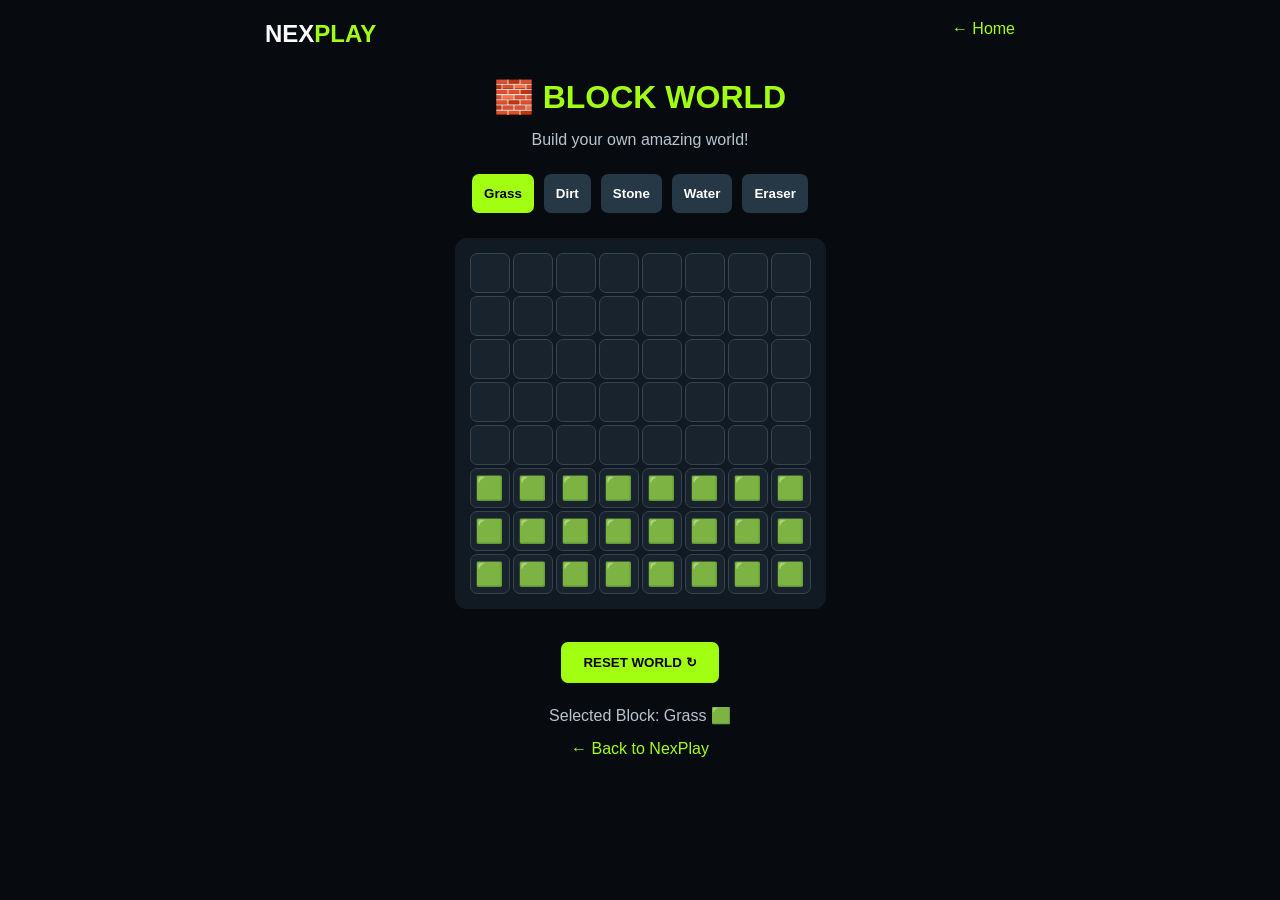
<file: Block_World.html>
<!DOCTYPE html>
<html lang="en">
<head>
<meta charset="UTF-8">
<meta name="viewport" content="width=device-width, initial-scale=1.0">

<title>NexPlay | Block World</title>

<style>
* {
    margin: 0;
    padding: 0;
    box-sizing: border-box;
}

body {
    background: #070b10;
    color: white;
    font-family: Arial, sans-serif;
    text-align: center;
    padding: 20px;
}

header {
    display: flex;
    justify-content: space-between;
    max-width: 750px;
    margin: auto;
}

.logo {
    font-size: 24px;
    font-weight: bold;
}

.logo span {
    color: #a3ff12;
}

a {
    color: #a3ff12;
    text-decoration: none;
}

h1 {
    color: #a3ff12;
    margin: 30px 0 10px;
}

p {
    color: #b8c4ce;
    margin: 15px;
}

.tools {
    margin: 25px auto;
    display: flex;
    justify-content: center;
    flex-wrap: wrap;
    gap: 10px;
}

button {
    cursor: pointer;
    border: none;
    border-radius: 7px;
    padding: 12px;
    font-weight: bold;
}

.tool {
    background: #263746;
    color: white;
}

.tool.active {
    background: #a3ff12;
    color: black;
}

#world {
    display: grid;
    grid-template-columns: repeat(8, 40px);
    gap: 3px;
    justify-content: center;
    margin: 25px auto;
    background: #111a22;
    padding: 15px;
    width: fit-content;
    border-radius: 12px;
}

.block {
    width: 40px;
    height: 40px;
    font-size: 23px;
    padding: 0;
    background: #18232d;
    border: 1px solid #344451;
}

.block:hover {
    border: 2px solid white;
}

.action {
    background: #a3ff12;
    color: black;
    padding: 13px 22px;
    margin: 8px;
}

@media(max-width:400px) {
    #world {
        grid-template-columns: repeat(8, 32px);
        gap: 2px;
        padding: 8px;
    }

    .block {
        width: 32px;
        height: 32px;
        font-size: 18px;
    }
}
</style>
</head>

<body>

<header>
    <div class="logo">NEX<span>PLAY</span></div>
    <a href="/">← Home</a>
</header>

<h1>🧱 BLOCK WORLD</h1>
<p>Build your own amazing world!</p>

<div class="tools">
    <button class="tool active" onclick="selectBlock('🟩',this)">Grass</button>
    <button class="tool" onclick="selectBlock('🟫',this)">Dirt</button>
    <button class="tool" onclick="selectBlock('🪨',this)">Stone</button>
    <button class="tool" onclick="selectBlock('🟦',this)">Water</button>
    <button class="tool" onclick="selectBlock('',this)">Eraser</button>
</div>

<div id="world"></div>

<button class="action" onclick="makeWorld()">RESET WORLD ↻</button>

<p>Selected Block: <span id="selected">Grass 🟩</span></p>

<p><a href="/">← Back to NexPlay</a></p>

<script>

const world = document.getElementById("world");

let selectedBlock = "🟩";

function makeWorld() {

    world.innerHTML = "";

    for (let i = 0; i < 64; i++) {

        const block = document.createElement("button");

        block.className = "block";

        block.textContent = i >= 40 ? "🟩" : "";

        block.setAttribute("aria-label", "World block " + (i + 1));

        block.onclick = function() {
            block.textContent = selectedBlock;
        };

        world.appendChild(block);
    }
}

function selectBlock(block, button) {

    selectedBlock = block;

    document.querySelectorAll(".tool").forEach(btn => {
        btn.classList.remove("active");
    });

    button.classList.add("active");

    document.getElementById("selected").textContent =
        block || "Eraser";

}

makeWorld();

</script>

</body>
</html>
</file>
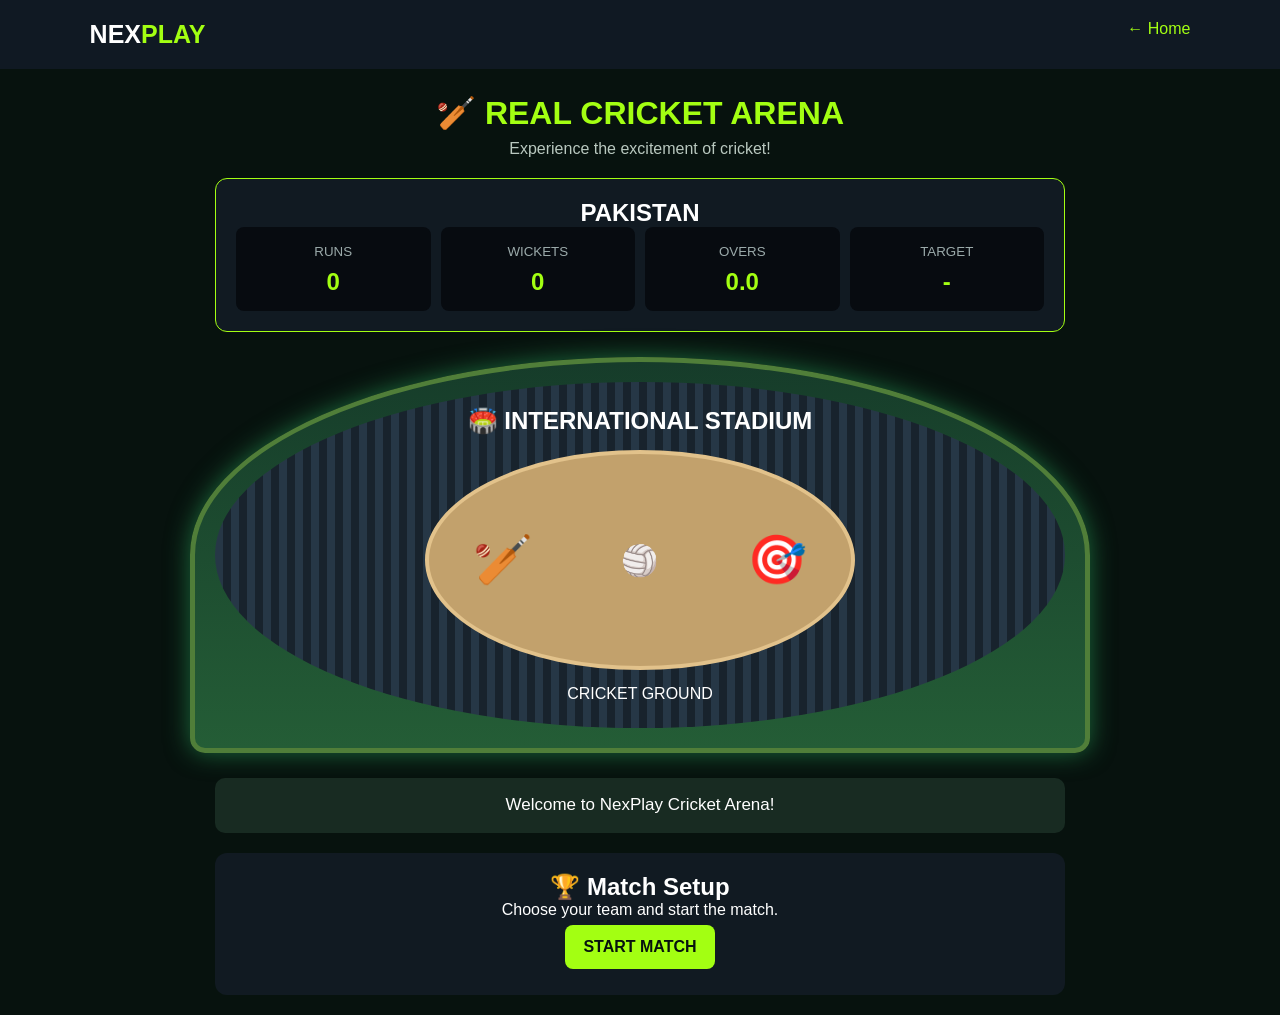
<file: cricket Arena.html>
<!DOCTYPE html>
<html lang="en">
<head>
<meta charset="UTF-8">
<meta name="viewport" content="width=device-width, initial-scale=1.0">
<title>NexPlay | Real Cricket Arena</title>

<style>
*{margin:0;padding:0;box-sizing:border-box}

body{
    background:#07120e;
    color: white;
    font-family: Arial, sans-serif;
    text-align: center;
}

header{
    display: flex;
    justify-content:space-between;
    padding:20px 7%;
    background:#101923;
}

.logo{font-size:25px;font-weight:bold}
.logo span{color:#a3ff12}
a{color:#a3ff12;text-decoration:none}

h1{
    color:#a3ff12;
    margin:25px 0 8px;
}

.subtitle{color:#b9c8bf}

.stadium{
    max-width:900px;
    margin:25px auto;
    padding:20px;
    background:linear-gradient(#163c2a,#245d36);
    border:5px solid #507e39;
    border-radius:50% 50% 15px 15px;
    box-shadow:0 0 25px #1c693c;
}

.crowd{
    background:repeating-linear-gradient(
    90deg,#263746 0px,#263746 8px,
    #18232d 8px,#18232d 16px);
    border-radius:50%;
    padding:25px 10px;
}

.pitch{
    background:#c2a16c;
    border:4px solid #e2c28b;
    border-radius:50%;
    width:85%;
    max-width:430px;
    height:220px;
    margin:15px auto;
    display: flex;
    justify-content:space-around;
    align-items: center;
    position: relative;
}

.player{
    font-size:48px;
}

.ball{
    font-size:30px;
    animation: none;
}

.scoreboard{
    max-width:850px;
    margin:20px auto;
    padding:20px;
    background:#111a22;
    border:1px solid #a3ff12;
    border-radius:12px;
}

.score{
    display: grid;
    grid-template-columns:repeat(4,1fr);
    gap:10px;
}

.score div{
    background:#070b10;
    padding:15px 5px;
    border-radius:8px;
}

.score small{
    color:#9baaaa;
}

.score h2{
    color:#a3ff12;
    margin-top:8px;
}

#commentary{
    margin:20px auto;
    max-width:850px;
    padding:17px;
    background:#182b22;
    border-radius:10px;
    font-size:17px;
    min-height:55px;
}

.panel{
    max-width:850px;
    margin:20px auto;
    padding:20px;
    background:#111a22;
    border-radius:12px;
}

button{
    background:#a3ff12;
    color:#07120e;
    border:0;
    border-radius:8px;
    padding:13px 18px;
    margin:6px;
    font-size:16px;
    font-weight: bold;
    cursor: pointer;
}

button:hover{background:#c5ff72}

button: disabled{
    opacity:.4;
    cursor:not-allowed;
}

.secondary{
    background:#263746;
    color: white;
}

#controls{display:none}

@media(max-width:550px){
    .score{grid-template-columns:repeat(2,1fr)}
    .pitch{height:170px}
    .player{font-size:35px}
    .stadium{margin:15px 8px}
}
</style>
</head>

<body>

<header>
    <div class="logo">NEX<span>PLAY</span></div>
    <a href="/">← Home</a>
</header>

<h1>🏏 REAL CRICKET ARENA</h1>
<p class="subtitle">Experience the excitement of cricket!</p>

<div class="scoreboard">
    <h2 id="teamName">PAKISTAN</h2>

    <div class="score">
        <div>
            <small>RUNS</small>
            <h2 id="runs">0</h2>
        </div>

        <div>
            <small>WICKETS</small>
            <h2 id="wickets">0</h2>
        </div>

        <div>
            <small>OVERS</small>
            <h2 id="overs">0.0</h2>
        </div>

        <div>
            <small>TARGET</small>
            <h2 id="target">-</h2>
        </div>
    </div>
</div>

<div class="stadium">
    <div class="crowd">
        <h2>🏟️ INTERNATIONAL STADIUM</h2>

        <div class="pitch">
            <div class="player">🏏</div>
            <div class="ball" id="ball">🏐</div>
            <div class="player">🎯</div>
        </div>

        <p>CRICKET GROUND</p>
    </div>
</div>

<div id="commentary">
    Welcome to NexPlay Cricket Arena!
</div>

<div class="panel" id="startPanel">
    <h2>🏆 Match Setup</h2>
    <p>Choose your team and start the match.</p>

    <button onclick="startGame()">START MATCH</button>
</div>

<div class="panel" id="controls">

    <h2 id="gameTitle">YOUR BATTING</h2>
    <p id="instruction">Select your batting shot.</p>

    <div id="batting">
        <button onclick="play(1)">1 RUN</button>
        <button onclick="play(2)">2 RUNS</button>
        <button onclick="play(3)">3 RUNS</button>
        <button onclick="play(4)">FOUR 4️⃣</button>
        <button onclick="play(5)">5 RUNS</button>
        <button onclick="play(6)">SIX 6️⃣</button>
    </div>

    <button class="secondary" id="restart"
    onclick="startGame()">RESTART MATCH ↻</button>

</div>

<script>

let runs=0;
let wickets=0;
let balls=0;
let innings=1;
let target=0;
let computerScore=0;
let gameOver=false;
let mode="batting";

const maxBalls=12;
const maxWickets=3;

function say(message){
    document.getElementById("commentary").innerText=message;
}

function startGame(){

    runs=0;
    wickets=0;
    balls=0;
    innings=1;
    target=0;
    computerScore=0;
    gameOver=false;
    mode="batting";

    document.getElementById("startPanel").style.display="none";
    document.getElementById("controls").style.display="block";

    document.getElementById("gameTitle").innerText="YOUR BATTING";
    document.getElementById("instruction").innerText="Choose your shot!";
    document.getElementById("batting").style.display="block";

    say("The match has started! Good luck, batsman!");

    updateScore();
}

function play(shot){

    if(gameOver) return;

    let bowling=Math.floor(Math.random()*6)+1;

    balls++;

    let message="";

    if(shot===bowling){

        wickets++;

        const outs=["BOWLED! Wicket taken!",
                    "CAUGHT! The fielder takes it!",
                    "LBW! The umpire gives it OUT!"];

        message=outs[Math.floor(Math.random()*outs.length)];

    }else{

        runs+=shot;

        if(shot===4) message="FOUR! Beautiful boundary!";
        else if(shot===6) message="SIX! What a massive hit!";
        else message=shot+" runs scored!";

    }

    document.getElementById("ball").innerText="🏐";

    say(message+" You played "+shot+", bowler delivered "+bowling+".");

    updateScore();

    if(innings===2 && runs>=target){
        finish("YOU WON! 🏆");
        return;
    }

    if(balls>=maxBalls || wickets>=maxWickets){

        if(innings===1){

            target=runs+1;
            computerScore=target+Math.floor(Math.random()*15);

            say("First innings completed! Target is "+target+". Computer score: "+computerScore+". Starting second innings!");

            innings=2;
            runs=0;
            wickets=0;
            balls=0;

            document.getElementById("gameTitle").innerText="SECOND INNINGS";
            document.getElementById("teamName").innerText="PAKISTAN - CHASE";
            document.getElementById("instruction").innerText="Chase the target of "+target+" runs!";
            document.getElementById("target").innerText=target;

            updateScore();

        }else{

            if(runs>=target){
                finish("YOU WON! 🏆");
            }else{
                finish("COMPUTER WON! 🏆");
            }

        }

    }

}

function updateScore(){

    document.getElementById("runs").innerText=runs;
    document.getElementById("wickets").innerText=wickets;

    document.getElementById("overs").innerText=
    Math.floor(balls/6)+"."+(balls%6);

    document.getElementById("target").innerText=
    innings===1?"-": target;

}

function finish(message){

    gameOver=true;

    say(message+" Final score: "+runs+"/"+wickets);

    document.getElementById("instruction").innerText=
    "Match completed! Press Restart to play again.";

}

</script>

</body>
</html>
</file>
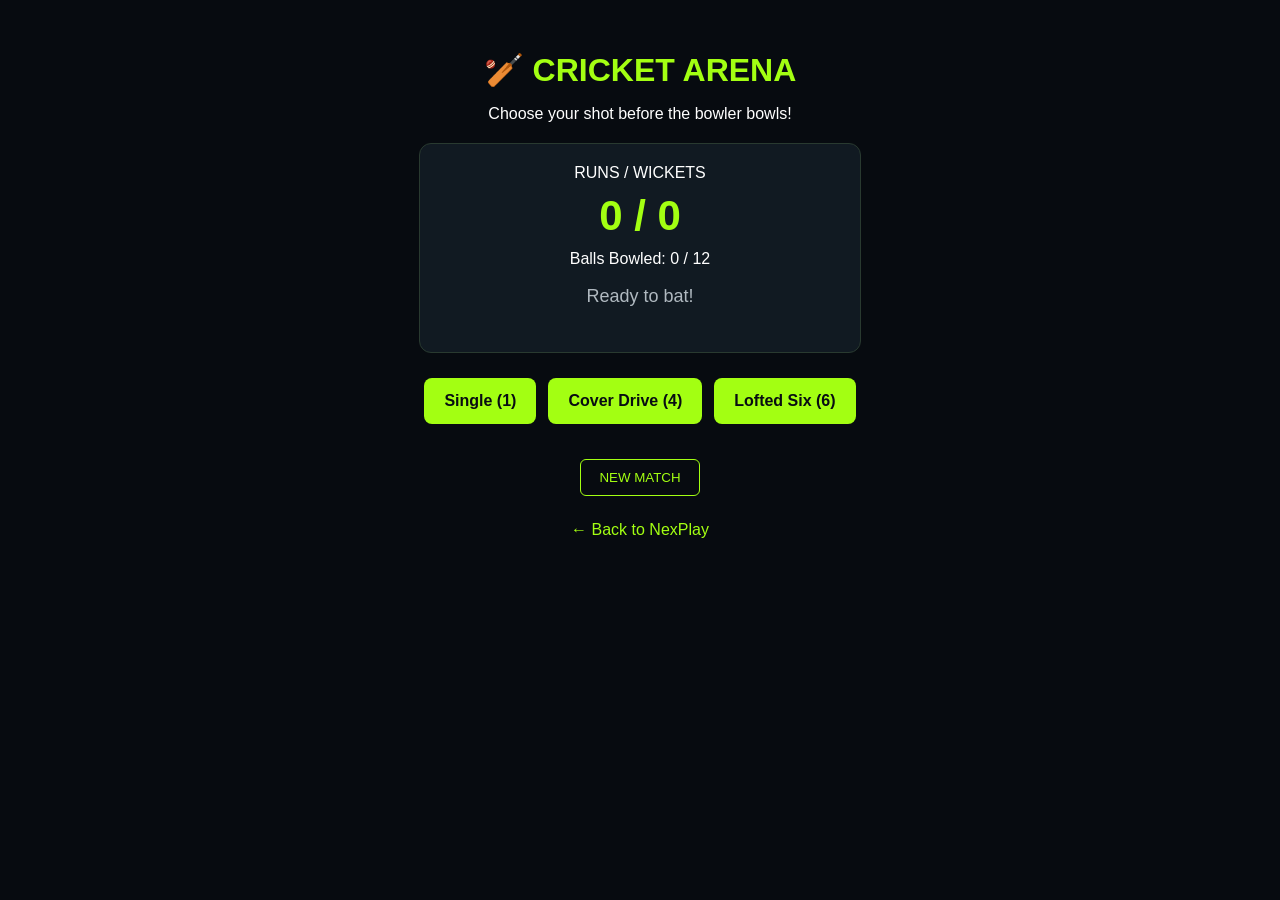
<file: templates/cricket_arena.html>
<!DOCTYPE html>
<html lang="en">
<head>
    <meta charset="UTF-8">
    <meta name="viewport" content="width=device-width, initial-scale=1.0">
    <title>NexPlay - Cricket Arena</title>
    <style>
        body {
            margin: 0;
            background: #070b10;
            color: white;
            font-family: Arial, sans-serif;
            text-align: center;
            padding: 30px 15px;
        }
        h1 { color: #a3ff12; margin-bottom: 5px; }
        .scoreboard {
            background: #111a22;
            border: 1px solid #293a30;
            border-radius: 12px;
            max-width: 400px;
            margin: 20px auto;
            padding: 20px;
        }
        .score { font-size: 42px; font-weight: bold; color: #a3ff12; margin: 10px 0; }
        .status { font-size: 18px; min-height: 28px; color: #b0b9c0; }
        .shots {
            display: flex;
            justify-content: center;
            gap: 12px;
            margin: 25px 0;
            flex-wrap: wrap;
        }
        button.shot-btn {
            padding: 14px 20px;
            background: #a3ff12;
            color: #080d12;
            border: none;
            border-radius: 8px;
            font-weight: bold;
            font-size: 16px;
            cursor: pointer;
            transition: 0.2s;
        }
        button.shot-btn:hover { transform: scale(1.06); }
        button.reset-btn {
            padding: 10px 18px;
            background: transparent;
            color: #a3ff12;
            border: 1px solid #a3ff12;
            border-radius: 6px;
            cursor: pointer;
            margin-top: 10px;
        }
        a { color: #a3ff12; text-decoration: none; display: inline-block; margin-top: 25px; }
    </style>
</head>
<body>
    <h1>🏏 CRICKET ARENA</h1>
    <p>Choose your shot before the bowler bowls!</p>

    <div class="scoreboard">
        <div>RUNS / WICKETS</div>
        <div class="score"><span id="runs">0</span> / <span id="wickets">0</span></div>
        <div>Balls Bowled: <span id="balls">0</span> / 12</div>
        <p class="status" id="commentary">Ready to bat!</p>
    </div>

    <div class="shots" id="controls">
        <button class="shot-btn" onclick="playShot(1)">Single (1)</button>
        <button class="shot-btn" onclick="playShot(4)">Cover Drive (4)</button>
        <button class="shot-btn" onclick="playShot(6)">Lofted Six (6)</button>
    </div>

    <button class="reset-btn" onclick="resetMatch()">NEW MATCH</button>
    <br>
    <a href="/">← Back to NexPlay</a>

    <script>
        let runs = 0, wickets = 0, balls = 0;

        function playShot(shot) {
            if (wickets >= 3 || balls >= 12) return;
            balls++;
            const risk = shot === 6 ? 0.35 : (shot === 4 ? 0.2 : 0.08);
            if (Math.random() < risk) {
                wickets++;
                document.getElementById("commentary").textContent = "💥 BOWLED! You lost a wicket!";
            } else {
                runs += shot;
                document.getElementById("commentary").textContent =
                    shot === 6 ? "🚀 MASSIVE SIX!" : (shot === 4 ? "🔥 Cracking FOUR!" : "🏃 Quick single taken.");
            }
            updateUI();
        }

        function updateUI() {
            document.getElementById("runs").textContent = runs;
            document.getElementById("wickets").textContent = wickets;
            document.getElementById("balls").textContent = balls;
            if (wickets >= 3 || balls >= 12) {
                document.getElementById("commentary").textContent += ` — Innings Over! Final Score: ${runs}`;
            }
        }

        function resetMatch() {
            runs = 0; wickets = 0; balls = 0;
            document.getElementById("commentary").textContent = "Ready to bat!";
            updateUI();
        }
        if game_name == "Block World":
        return render_template("block_world.html")
    </script>
</body>
</html>
</file>
